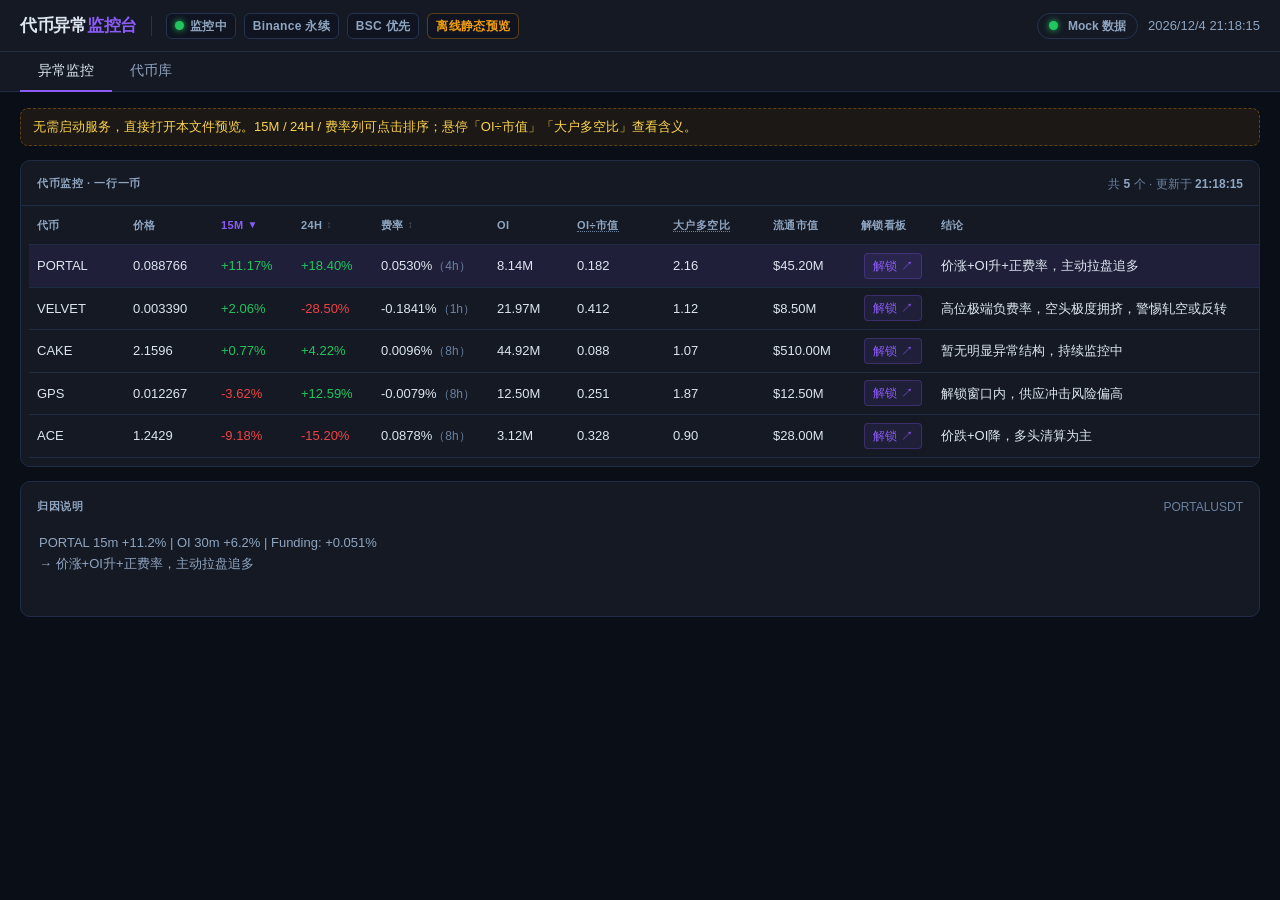
<file: web/static-demo.html>
<!DOCTYPE html>
<html lang="zh-CN">
<head>
  <meta charset="UTF-8" />
  <meta name="viewport" content="width=device-width, initial-scale=1" />
  <title>代币异常监控台 · 静态预览</title>
  <style>
    :root {
      --bg: #0a0e17; --bg2: #0f1420; --panel: #141924; --panel2: #1a2235;
      --border: #1e2d45; --border2: #253350; --txt: #dde6f0;
      --mut: #6b82a0; --mut2: #8fa5c0; --grn: #22c55e; --red: #ef4444;
      --yel: #f59e0b; --pur: #8b5cf6;
    }
    * { box-sizing: border-box; margin: 0; padding: 0; }
    body {
      background: var(--bg); color: var(--txt);
      font: 14px/1.5 -apple-system, "Segoe UI", Roboto, "PingFang SC", "Microsoft YaHei", sans-serif;
      min-height: 100vh;
    }
    .header {
      display: flex; align-items: center; gap: 14px;
      padding: 0 20px; height: 52px; background: var(--panel);
      border-bottom: 1px solid var(--border); position: sticky; top: 0; z-index: 100;
    }
    .header-logo { font-size: 17px; font-weight: 700; letter-spacing: -0.3px; }
    .header-logo span { color: var(--pur); }
    .header-sep { width: 1px; height: 20px; background: var(--border2); }
    .ex-chips { display: flex; align-items: center; gap: 8px; flex-wrap: wrap; }
    .header-right { margin-left: auto; display: flex; align-items: center; gap: 10px; }
    .clock { font-variant-numeric: tabular-nums; color: var(--mut2); font-size: 13px; }
    .ex-chip {
      display: inline-flex; align-items: center; gap: 2px;
      font-size: 12px; font-weight: 700; letter-spacing: .3px;
      color: var(--mut2); padding: 3px 8px; border-radius: 6px;
      border: 1px solid var(--border2); background: var(--bg2);
    }
    .preview-badge { color: var(--yel) !important; border-color: #f59e0b50 !important; }
    .hdot { display: inline-block; width: 9px; height: 9px; border-radius: 50%; background: var(--mut); margin-right: 4px; vertical-align: middle; }
    .hdot.ok { background: var(--grn); box-shadow: 0 0 6px var(--grn); }
    .conn {
      display: inline-flex; align-items: center; gap: 6px;
      font-size: 12px; font-weight: 600; padding: 3px 11px; border-radius: 20px;
      border: 1px solid var(--border2); color: var(--mut2);
    }
    .main-tabs {
      display: flex; border-bottom: 1px solid var(--border);
      background: var(--panel); padding: 0 20px;
    }
    .tab-btn {
      padding: 10px 18px; cursor: pointer; font-size: 14px; font-weight: 500;
      color: var(--mut2); border: none; background: none;
      border-bottom: 2px solid transparent; margin-bottom: -1px;
      transition: all .15s; font-family: inherit;
    }
    .tab-btn:hover { color: var(--txt); }
    .tab-btn.active { color: var(--txt); border-bottom-color: var(--pur); }
    .tab-panel { display: none; }
    .tab-panel.active { display: block; }
    .wrap { padding: 16px 20px; max-width: 1600px; margin: 0 auto; }
    .static-banner {
      margin-bottom: 14px; padding: 8px 12px; border-radius: 8px;
      border: 1px dashed #8b5cf650; background: #8b5cf612;
      color: #c4b5fd; font-size: 13px;
    }
    .static-banner.warn { border-color: #f59e0b50; background: #f59e0b12; color: #fcd34d; }
    .panel { background: var(--panel); border: 1px solid var(--border); border-radius: 10px; padding: 16px; }
    .panel-title {
      font-size: 11px; font-weight: 600; letter-spacing: .6px;
      text-transform: uppercase; color: var(--mut2); margin-bottom: 12px;
      display: flex; align-items: center; justify-content: space-between; gap: 8px;
    }
    .panel-table { padding: 0; overflow: hidden; }
    .panel-table .panel-title { padding: 14px 16px 12px; margin-bottom: 0; border-bottom: 1px solid var(--border); }
    .panel-meta { font-size: 12px; font-weight: 400; text-transform: none; letter-spacing: 0; color: var(--mut); }
    .panel-meta strong { color: var(--mut2); font-weight: 600; }
    .table-scroll { overflow-x: auto; padding: 0 8px 8px; }
    .tbl-monitor {
      width: 100%; min-width: 1280px; border-collapse: collapse;
      table-layout: fixed; font-size: 13px;
    }
    .tbl-monitor col.col-sym { width: 96px; }
    .tbl-monitor col.col-price { width: 88px; }
    .tbl-monitor col.col-pct { width: 80px; }
    .tbl-monitor col.col-fund { width: 116px; }
    .tbl-monitor col.col-oi { width: 80px; }
    .tbl-monitor col.col-ratio { width: 96px; }
    .tbl-monitor col.col-whale { width: 100px; }
    .tbl-monitor col.col-mcap { width: 88px; }
    .tbl-monitor col.col-unlock-board { width: 80px; }
    .tbl-monitor th, .tbl-monitor td {
      padding: 11px 8px; border-bottom: 1px solid var(--border);
      vertical-align: middle; white-space: nowrap; overflow: hidden; text-overflow: ellipsis;
      text-align: left;
    }
    .tbl-monitor th {
      position: sticky; top: 0; z-index: 2; background: var(--panel);
      color: var(--mut2); font-size: 11px; font-weight: 600; letter-spacing: 0.4px;
      text-transform: uppercase;
    }
    .tbl-monitor tbody tr { cursor: pointer; transition: background 0.12s; }
    .tbl-monitor tbody tr:hover td { background: var(--panel2); }
    .tbl-monitor tbody tr.selected td { background: #8b5cf618; }
    .tbl-tokens tbody tr { cursor: default; }
    .tbl-monitor td.cell-conclusion, .tbl-monitor th.col-conclusion {
      white-space: normal; line-height: 1.5; overflow: visible; text-overflow: unset;
    }
    .num { font-variant-numeric: tabular-nums; font-feature-settings: "tnum"; }
    .fund-interval { color: var(--mut); font-size: 12px; font-weight: 500; margin-left: 1px; }
    .up { color: var(--grn); }
    .down { color: var(--red); }
    .mut { color: var(--mut2); }
    .th-tip { cursor: help; border-bottom: 1px dotted var(--mut); }
    th.sortable { padding: 0; }
    .sort-btn {
      display: flex; align-items: center; justify-content: flex-start; gap: 4px;
      width: 100%; padding: 11px 8px; border: none; background: none;
      color: inherit; font: inherit; font-size: 11px; font-weight: 600;
      letter-spacing: 0.4px; cursor: pointer; text-transform: uppercase; text-align: left;
    }
    .sort-btn:hover { color: var(--txt); }
    th.sortable.sorted .sort-btn { color: var(--pur); }
    .sort-icon { font-size: 10px; line-height: 1; opacity: 0.45; flex-shrink: 0; }
    th.sortable.sorted .sort-icon { opacity: 1; color: var(--pur); }
    .narrative-box { white-space: pre-wrap; font-size: 13px; color: var(--mut2); line-height: 1.65; min-height: 72px; padding: 4px 2px; }
    .detail-panel { margin-top: 14px; }
    .tbl-tokens { min-width: 720px; font-size: 13px; }
    .tbl-tokens col.tk-base { width: 72px; }
    .tbl-tokens col.tk-symbol { width: 108px; }
    .tbl-tokens col.tk-chain { width: 56px; }
    .tbl-tokens col.tk-contract { width: 168px; }
    .tbl-tokens col.tk-cg { width: 140px; }
    .tbl-tokens col.tk-updated { width: 96px; }
    .tk-ext-link {
      display: inline-flex; align-items: center; justify-content: center;
      min-width: 44px; padding: 3px 8px; border-radius: 4px; font-size: 12px; font-weight: 500;
      color: var(--pur); background: rgba(139, 92, 246, 0.1); border: 1px solid rgba(139, 92, 246, 0.25);
      text-decoration: none; white-space: nowrap;
    }
    .tk-ext-link:hover { background: rgba(139, 92, 246, 0.18); color: var(--txt); }
    .tbl-monitor .tk-link-cell { text-align: center; padding: 6px 4px; }
    .tbl-tokens .contract { font-family: ui-monospace, "Cascadia Code", monospace; font-size: 12px; color: var(--mut2); }
    .cell-flash-up { animation: flashUp 0.7s ease; }
    .cell-flash-down { animation: flashDown 0.7s ease; }
    @keyframes flashUp { 0% { background: #22c55e30; } 100% { background: transparent; } }
    @keyframes flashDown { 0% { background: #ef444430; } 100% { background: transparent; } }
  </style>
</head>
<body>
  <header class="header">
    <div class="header-logo">代币异常<span>监控台</span></div>
    <div class="header-sep"></div>
    <div class="ex-chips">
      <span class="ex-chip"><i class="hdot ok"></i>监控中</span>
      <span class="ex-chip">Binance 永续</span>
      <span class="ex-chip">BSC 优先</span>
      <span class="ex-chip preview-badge">离线静态预览</span>
    </div>
    <div class="header-right">
      <span class="conn"><i class="hdot ok"></i><span>Mock 数据</span></span>
      <span class="clock" id="clock">—</span>
    </div>
  </header>

  <nav class="main-tabs">
    <button class="tab-btn active" data-tab="monitor">异常监控</button>
    <button class="tab-btn" data-tab="tokens">代币库</button>
  </nav>

  <main class="wrap">
    <div class="static-banner warn">
      无需启动服务，直接打开本文件预览。15M / 24H / 费率列可点击排序；悬停「OI÷市值」「大户多空比」查看含义。
    </div>

    <section id="tab-monitor" class="tab-panel active">
      <div class="panel panel-table">
        <div class="panel-title">
          <span>代币监控 · 一行一币</span>
          <span class="panel-meta">共 <strong id="token-count">0</strong> 个 · 更新于 <strong id="last-refresh">—</strong></span>
        </div>
        <div class="table-scroll">
          <table class="tbl-monitor" id="tbl-monitor">
            <colgroup>
              <col class="col-sym" /><col class="col-price" /><col class="col-pct" /><col class="col-pct" />
              <col class="col-fund" /><col class="col-oi" /><col class="col-ratio" /><col class="col-whale" />
              <col class="col-mcap" /><col class="col-unlock-board" /><col />
            </colgroup>
            <thead>
              <tr>
                <th>代币</th>
                <th>价格</th>
                <th class="sortable" data-sort="change_15m">
                  <button type="button" class="sort-btn">15M <span class="sort-icon">↕</span></button>
                </th>
                <th class="sortable" data-sort="change_24h">
                  <button type="button" class="sort-btn">24H <span class="sort-icon">↕</span></button>
                </th>
                <th class="sortable" data-sort="funding_rate">
                  <button type="button" class="sort-btn">费率 <span class="sort-icon">↕</span></button>
                </th>
                <th>OI</th>
                <th>
                  <span class="th-tip" title="未平仓合约(OI)名义价值 ÷ 流通市值。比值越高，杠杆持仓相对市值越集中，波动/清算风险越大。">OI÷市值</span>
                </th>
                <th>
                  <span class="th-tip" title="Binance 大户账户多空比 = 持多大户数 ÷ 持空大户数。>1 表示大户偏多，<1 表示大户偏空，=1 表示大致均衡。">大户多空比</span>
                </th>
                <th>流通市值</th>
                <th>解锁看板</th>
                <th class="col-conclusion">结论</th>
              </tr>
            </thead>
            <tbody id="monitor-body"></tbody>
          </table>
        </div>
      </div>
      <div class="panel detail-panel">
        <div class="panel-title">归因说明 <span class="panel-meta" id="detail-symbol">点击表格行查看</span></div>
        <div id="narrative" class="narrative-box">—</div>
      </div>
    </section>

    <section id="tab-tokens" class="tab-panel">
      <div class="panel panel-table">
        <div class="panel-title">token_metadata 持久化合约库</div>
        <div class="table-scroll">
          <table class="tbl-monitor tbl-tokens">
            <colgroup>
              <col class="tk-base" /><col class="tk-symbol" /><col class="tk-chain" />
              <col class="tk-contract" /><col class="tk-cg" /><col class="tk-updated" />
            </colgroup>
            <thead>
              <tr>
                <th>Base</th>
                <th>永续</th>
                <th>链</th>
                <th>合约</th>
                <th>CoinGecko</th>
                <th>更新</th>
              </tr>
            </thead>
            <tbody id="tokens-body"></tbody>
          </table>
        </div>
      </div>
    </section>
  </main>

  <script>
(function () {
  var MOCK_TOKENS = [
    { symbol: 'GPSUSDT', base: 'GPS', price: 0.01234, change_24h: 12.6, change_15m: -3.52, funding_rate: -0.000068, funding_interval_hours: 8, oi: 12500000, oi_mcap_ratio: 0.251, whale_ls: 1.85, market_cap_display: '$12.50M', tokenomist: 'https://tokenomist.ai/gps-ecosystem', conclusion: '解锁窗口内，供应冲击风险偏高', narrative: 'GPS 15m -3.5% | OI 30m: 0.0% | Funding: -0.007% | OI/MCap: 0.25\n链上: 窗口内无显著充值/转出\n→ 解锁窗口内，供应冲击风险偏高' },
    { symbol: 'PORTALUSDT', base: 'PORTAL', price: 0.0892, change_24h: 18.4, change_15m: 11.25, funding_rate: 0.000512, funding_interval_hours: 4, oi: 8200000, oi_mcap_ratio: 0.182, whale_ls: 2.14, market_cap_display: '$45.20M', tokenomist: 'https://tokenomist.ai/portal-2', conclusion: '价涨+OI升+正费率，主动拉盘追多', narrative: 'PORTAL 15m +11.2% | OI 30m +6.2% | Funding: +0.051%\n→ 价涨+OI升+正费率，主动拉盘追多' },
    { symbol: 'ACEUSDT', base: 'ACE', price: 1.245, change_24h: -15.2, change_15m: -9.18, funding_rate: 0.000891, funding_interval_hours: 8, oi: 3100000, oi_mcap_ratio: 0.328, whale_ls: 0.92, market_cap_display: '$28.00M', tokenomist: 'https://tokenomist.ai/ace', conclusion: '价跌+OI降，多头清算为主', narrative: 'ACE 15m -9.2% | OI 30m -7.5% | Funding: +0.089%\n→ 价跌+OI降，多头清算为主' },
    { symbol: 'VELVETUSDT', base: 'VELVET', price: 0.00341, change_24h: -28.5, change_15m: 2.08, funding_rate: -0.001842, funding_interval_hours: 1, oi: 22000000, oi_mcap_ratio: 0.412, whale_ls: 1.12, market_cap_display: '$8.50M', tokenomist: 'https://tokenomist.ai/velvet', conclusion: '高位极端负费率，空头极度拥挤，警惕轧空或反转', narrative: 'VELVET 15m +2.1% | 费率 -0.184% 极端负值\n→ 高位极端负费率，空头极度拥挤' },
    { symbol: 'CAKEUSDT', base: 'CAKE', price: 2.156, change_24h: 4.2, change_15m: 0.65, funding_rate: 0.000102, funding_interval_hours: 8, oi: 45000000, oi_mcap_ratio: 0.088, whale_ls: 1.05, market_cap_display: '$510.00M', tokenomist: 'https://tokenomist.ai/pancakeswap-token', conclusion: '暂无明显异常结构，持续监控中', narrative: 'CAKE 暂无明显异常结构，持续监控中。' },
  ];
  var MOCK_METADATA = [
    { base: 'GPS', symbol: 'GPSUSDT', chain: 'bsc', contract: '0x4a220e6096a25adb0e783b1a8e8c2a8893b6b9f8', cg: 'gps-ecosystem', updated: '2026-08-17 15:20' },
    { base: 'PORTAL', symbol: 'PORTALUSDT', chain: 'bsc', contract: '0x1bbe973bef3a40fc36f880eb7123073090ecef0', cg: 'portal-2', updated: '2026-08-17 15:18' },
    { base: 'SOSO', symbol: 'SOSOUSDT', chain: 'eth', contract: '0x76a0fcea2d', cg: 'sosovalue', updated: '2026-08-17 14:02' },
  ];
  var selectedSymbol = null;
  var tokenState = JSON.parse(JSON.stringify(MOCK_TOKENS));
  var sortState = { field: 'change_15m', dir: 'desc' };

  function $(id) { return document.getElementById(id); }
  function fmtPct(v, d) { d = d || 2; if (v == null || isNaN(v)) return '—'; var n = Number(v); return (n >= 0 ? '+' : '') + n.toFixed(d) + '%'; }
  function pctClass(v) { if (v == null || v === 0) return 'mut'; return v > 0 ? 'up' : 'down'; }
  function fmtFunding(r, intervalHours) {
    intervalHours = intervalHours != null ? intervalHours : 8;
    if (r == null) return '—';
    var pct = (Number(r) * 100).toFixed(4) + '%';
    return pct + '<span class="fund-interval">（' + intervalHours + 'h）</span>';
  }
  function fmtNum(n) {
    if (n == null) return '—';
    var x = Number(n);
    if (x >= 1e9) return (x / 1e9).toFixed(2) + 'B';
    if (x >= 1e6) return (x / 1e6).toFixed(2) + 'M';
    if (x >= 1e3) return (x / 1e3).toFixed(2) + 'K';
    if (x >= 1) return x.toFixed(4);
    return x.toFixed(6);
  }
  function getConclusion(t) {
    if (t.conclusion) return t.conclusion;
    if (!t.narrative) return '—';
    var lines = t.narrative.split('\n');
    for (var i = lines.length - 1; i >= 0; i--) {
      var line = lines[i].trim();
      if (line.indexOf('→') === 0) return line.slice(1).trim();
    }
    return lines[0].trim() || '—';
  }
  function shortAddr(a) { if (!a || a.length < 12) return a || '—'; return a.slice(0, 8) + '…' + a.slice(-6); }
  function applySort() {
    if (!sortState.field) return;
    tokenState.sort(function (a, b) {
      var va = Number(a[sortState.field] || 0);
      var vb = Number(b[sortState.field] || 0);
      return sortState.dir === 'asc' ? va - vb : vb - va;
    });
  }
  function updateSortIndicators() {
    document.querySelectorAll('#tbl-monitor th.sortable').forEach(function (th) {
      var icon = th.querySelector('.sort-icon');
      if (!icon) return;
      if (th.dataset.sort === sortState.field) {
        th.classList.add('sorted');
        icon.textContent = sortState.dir === 'desc' ? '▼' : '▲';
      } else {
        th.classList.remove('sorted');
        icon.textContent = '↕';
      }
    });
  }
  function onSortClick(field) {
    if (sortState.field === field) sortState.dir = sortState.dir === 'desc' ? 'asc' : 'desc';
    else { sortState.field = field; sortState.dir = 'desc'; }
    applySort();
    renderMonitorTable();
    updateSortIndicators();
  }
  function renderRow(t) {
    var sel = selectedSymbol === t.symbol ? ' selected' : '';
    var link = t.tokenomist
      ? '<a class="tk-ext-link" href="' + t.tokenomist + '" target="_blank" rel="noopener noreferrer" title="在 Tokenomist 查看解锁看板" onclick="event.stopPropagation()">解锁 ↗</a>'
      : '—';
    return '<tr data-symbol="' + t.symbol + '" class="' + sel + '">' +
      '<td data-field="base">' + t.base + '</td>' +
      '<td class="num" data-field="price">' + fmtNum(t.price) + '</td>' +
      '<td class="num ' + pctClass(t.change_15m) + '" data-field="change_15m">' + fmtPct(t.change_15m) + '</td>' +
      '<td class="num ' + pctClass(t.change_24h) + '" data-field="change_24h">' + fmtPct(t.change_24h) + '</td>' +
      '<td class="num" data-field="funding_rate">' + fmtFunding(t.funding_rate, t.funding_interval_hours) + '</td>' +
      '<td class="num" data-field="oi">' + fmtNum(t.oi) + '</td>' +
      '<td class="num" data-field="oi_mcap_ratio">' + Number(t.oi_mcap_ratio).toFixed(3) + '</td>' +
      '<td class="num" data-field="whale_ls">' + Number(t.whale_ls).toFixed(2) + '</td>' +
      '<td class="num" data-field="market_cap">' + (t.market_cap_display || '—') + '</td>' +
      '<td class="tk-link-cell" data-field="unlock_board">' + link + '</td>' +
      '<td class="cell-conclusion" data-field="conclusion">' + getConclusion(t) + '</td></tr>';
  }
  function renderMonitorTable() {
    var tbody = $('monitor-body');
    tbody.innerHTML = tokenState.map(renderRow).join('');
    $('token-count').textContent = String(tokenState.length);
    tbody.querySelectorAll('tr').forEach(function (tr) {
      tr.onclick = function () { selectToken(tr.dataset.symbol); };
    });
  }
  function selectToken(symbol) {
    selectedSymbol = symbol;
    var t = tokenState.find(function (x) { return x.symbol === symbol; });
    $('detail-symbol').textContent = symbol;
    $('narrative').textContent = (t && t.narrative) || '—';
    document.querySelectorAll('#monitor-body tr').forEach(function (tr) {
      tr.classList.toggle('selected', tr.dataset.symbol === symbol);
    });
  }
  function updateCell(tr, field, html, flash) {
    var td = tr.querySelector('[data-field="' + field + '"]');
    if (!td || td.innerHTML === html) return;
    td.innerHTML = html;
    if (flash) {
      td.classList.remove('cell-flash-up', 'cell-flash-down');
      void td.offsetWidth;
      td.classList.add(flash === 'up' ? 'cell-flash-up' : 'cell-flash-down');
    }
  }
  function setPctCell(tr, field, value) {
    var td = tr.querySelector('[data-field="' + field + '"]');
    if (!td) return;
    var html = fmtPct(value);
    var flash = value >= 0 ? 'up' : 'down';
    if (td.innerHTML !== html) {
      td.innerHTML = html;
      td.className = 'num ' + pctClass(value);
      void td.offsetWidth;
      td.classList.add(flash === 'up' ? 'cell-flash-up' : 'cell-flash-down');
    } else {
      td.className = 'num ' + pctClass(value);
    }
  }
  function tickMockUpdate() {
    var now = new Date();
    $('last-refresh').textContent = now.toLocaleTimeString('zh-CN', { hour12: false });
    $('clock').textContent = now.toLocaleString('zh-CN', { hour12: false });
    tokenState.forEach(function (t) {
      var drift = (Math.random() - 0.5) * 0.012;
      var oldPrice = t.price;
      t.price = Math.max(0.000001, t.price * (1 + drift));
      t.change_15m += (Math.random() - 0.5) * 0.35;
      t.change_24h += (Math.random() - 0.5) * 0.08;
      t.funding_rate += (Math.random() - 0.5) * 0.00005;
      t.oi = Math.max(1000, t.oi * (1 + (Math.random() - 0.5) * 0.02));
      t.whale_ls = Math.max(0.5, t.whale_ls + (Math.random() - 0.5) * 0.06);
      var tr = document.querySelector('#monitor-body tr[data-symbol="' + t.symbol + '"]');
      if (!tr) return;
      var priceFlash = t.price >= oldPrice ? 'up' : 'down';
      updateCell(tr, 'price', fmtNum(t.price), priceFlash);
      setPctCell(tr, 'change_15m', t.change_15m);
      setPctCell(tr, 'change_24h', t.change_24h);
      updateCell(tr, 'funding_rate', fmtFunding(t.funding_rate, t.funding_interval_hours), null);
      updateCell(tr, 'oi', fmtNum(t.oi), priceFlash);
      updateCell(tr, 'whale_ls', Number(t.whale_ls).toFixed(2), null);
    });
    if (sortState.field) {
      applySort();
      renderMonitorTable();
      updateSortIndicators();
      if (selectedSymbol) {
        document.querySelectorAll('#monitor-body tr').forEach(function (tr) {
          tr.classList.toggle('selected', tr.dataset.symbol === selectedSymbol);
        });
      }
    }
  }
  function renderTokensTable() {
    $('tokens-body').innerHTML = MOCK_METADATA.map(function (m) {
      return '<tr><td>' + m.base + '</td><td>' + m.symbol + '</td>' +
        '<td>' + m.chain + '</td><td class="contract" title="' + m.contract + '">' + shortAddr(m.contract) + '</td>' +
        '<td>' + m.cg + '</td><td class="num">' + m.updated.slice(5, 16) + '</td></tr>';
    }).join('');
  }
  function initSortHeaders() {
    document.querySelectorAll('#tbl-monitor th.sortable .sort-btn').forEach(function (btn) {
      btn.addEventListener('click', function (e) {
        e.stopPropagation();
        onSortClick(btn.closest('th').dataset.sort);
      });
    });
  }
  function initTabs() {
    document.querySelectorAll('.tab-btn[data-tab]').forEach(function (btn) {
      btn.addEventListener('click', function () {
        document.querySelectorAll('.tab-btn').forEach(function (b) { b.classList.remove('active'); });
        document.querySelectorAll('.tab-panel').forEach(function (p) { p.classList.remove('active'); });
        btn.classList.add('active');
        $('tab-' + btn.dataset.tab).classList.add('active');
      });
    });
  }
  document.addEventListener('DOMContentLoaded', function () {
    initTabs();
    initSortHeaders();
    applySort();
    renderMonitorTable();
    renderTokensTable();
    updateSortIndicators();
    selectToken(tokenState[0].symbol);
    tickMockUpdate();
    setInterval(tickMockUpdate, 3000);
  });
})();
  </script>
</body>
</html>
</file>
